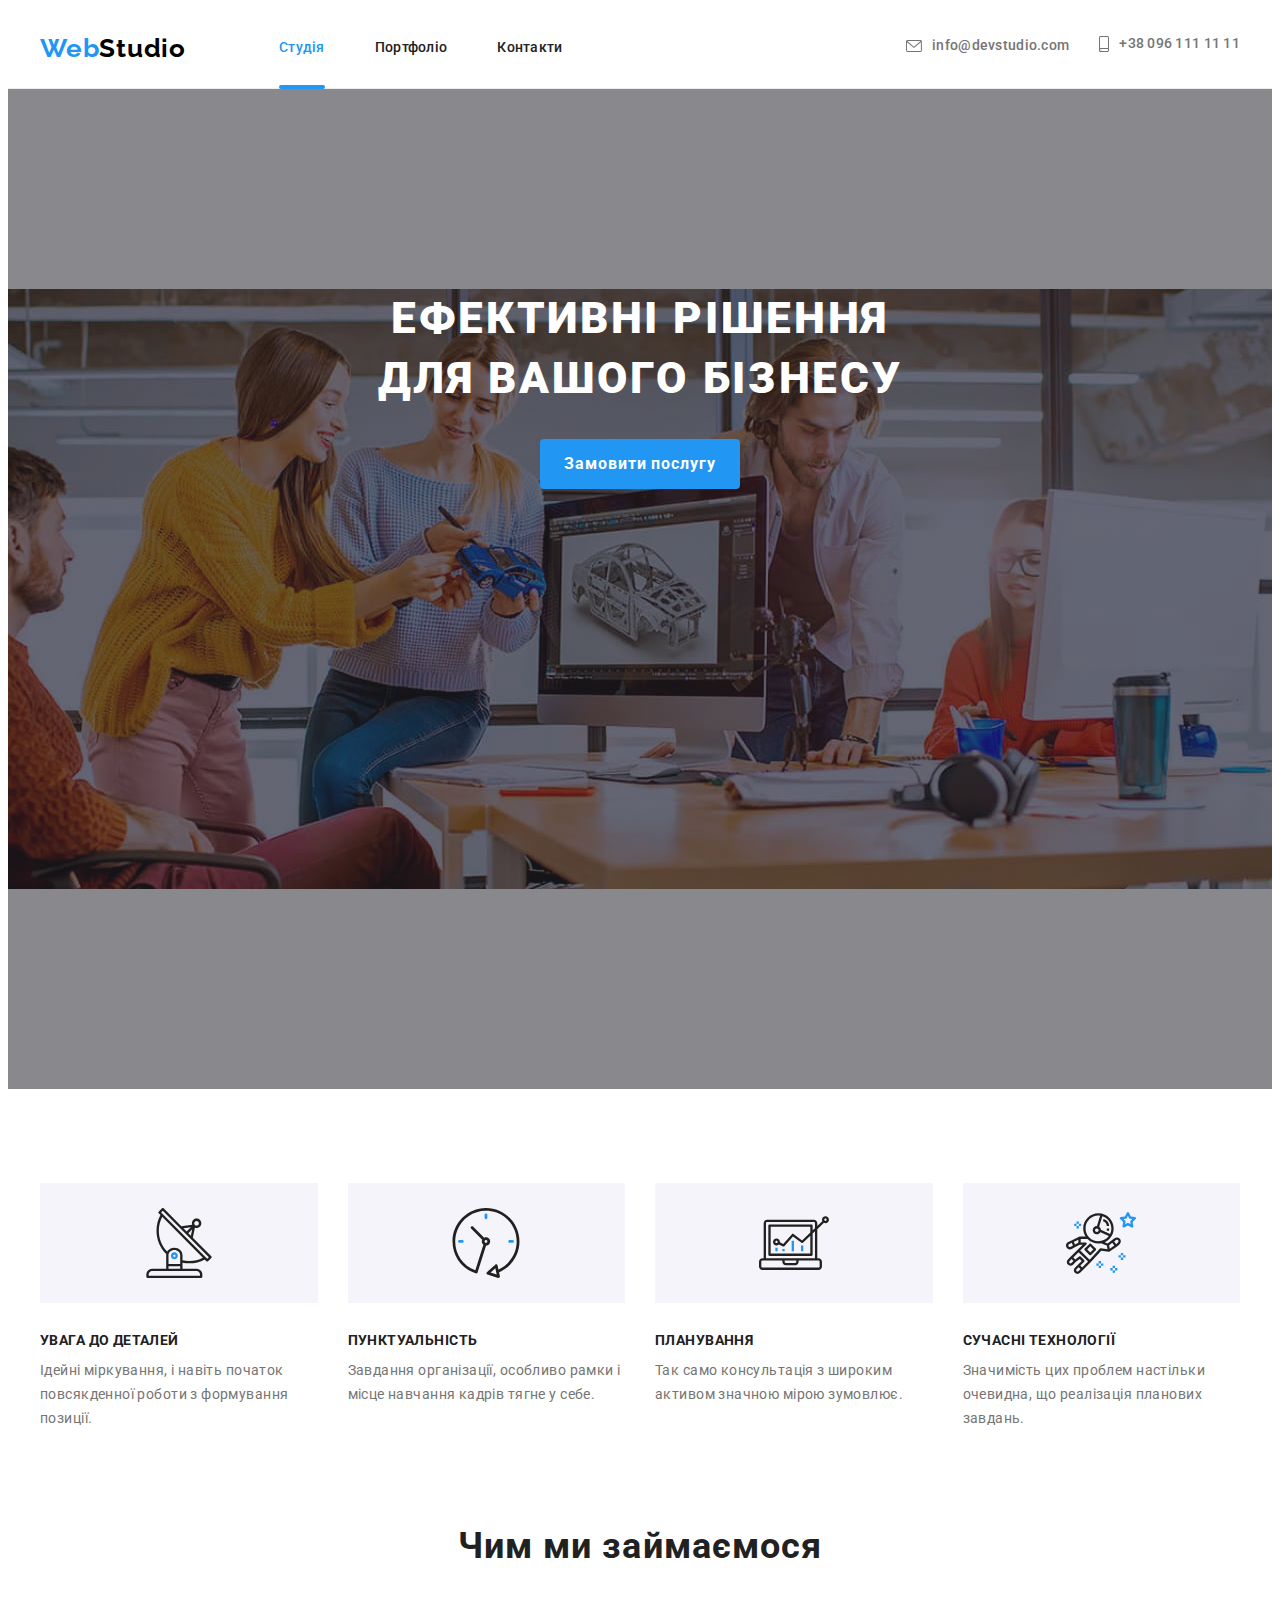
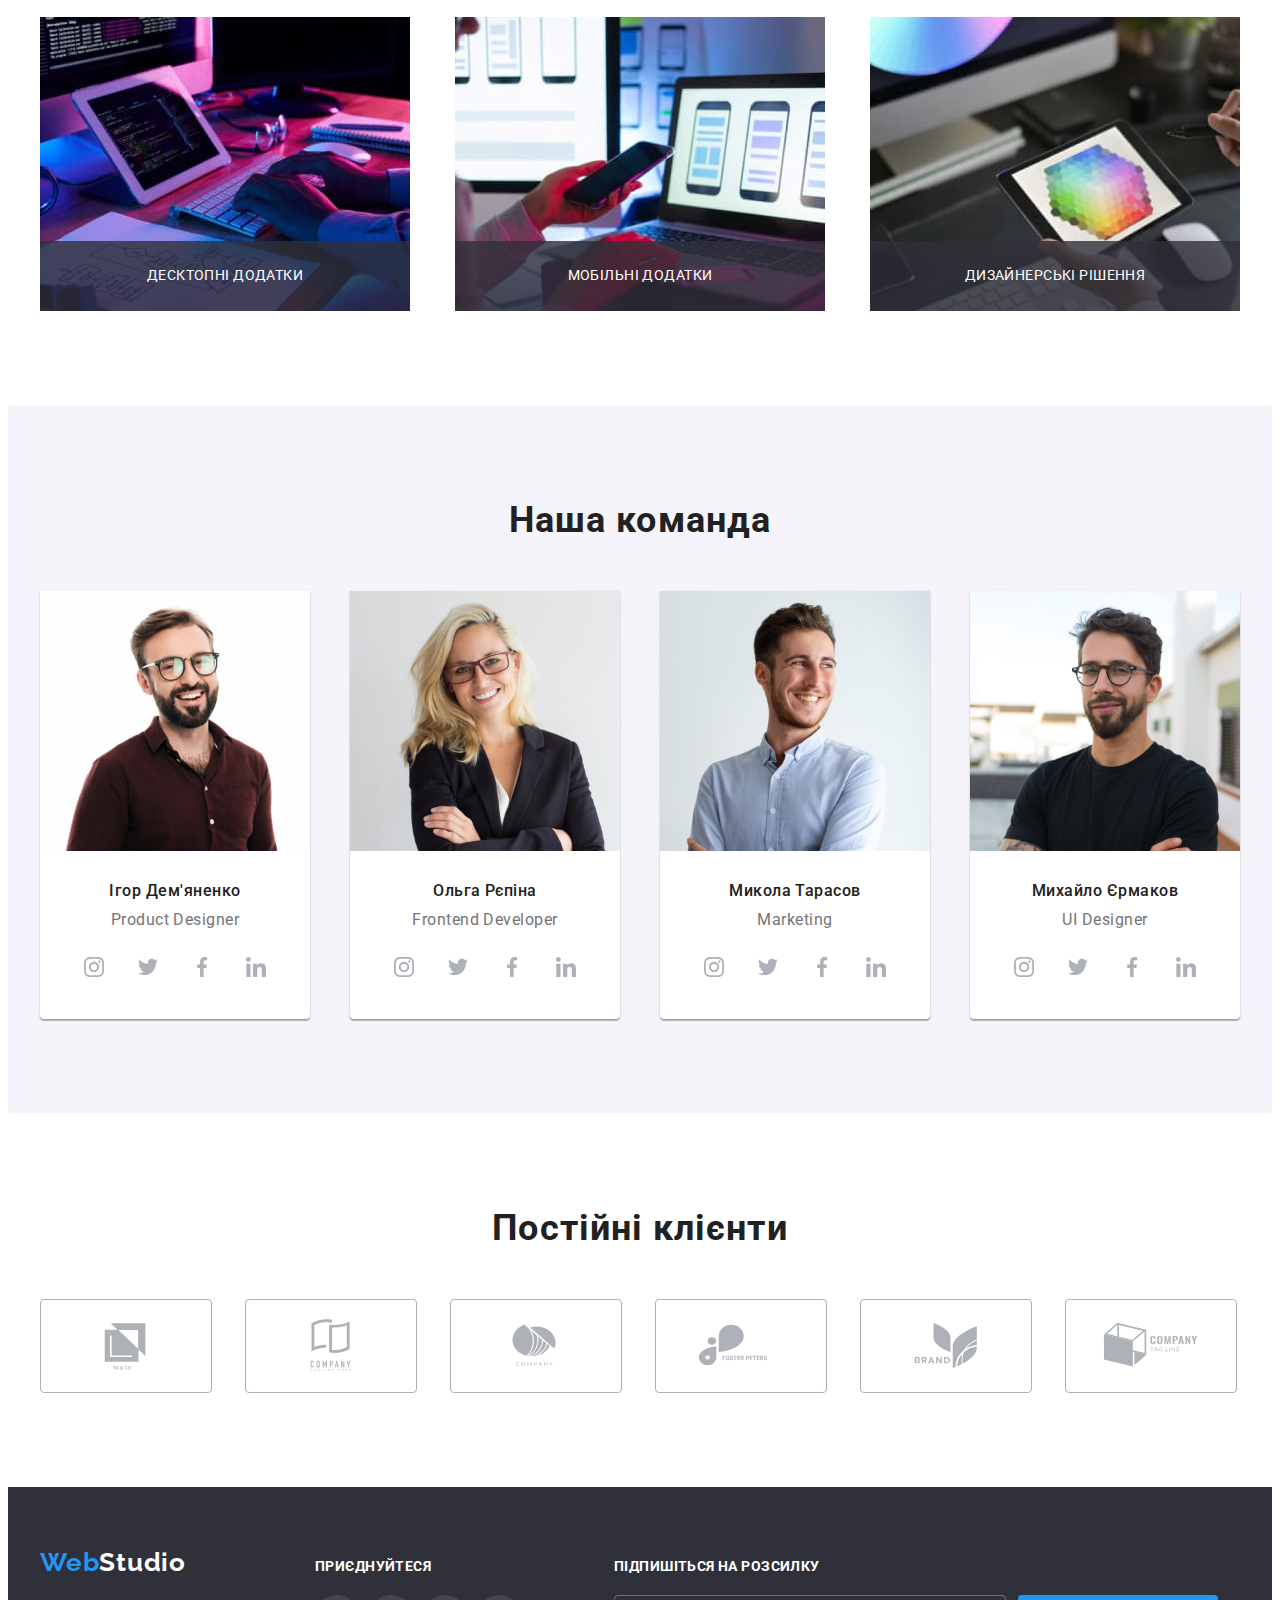
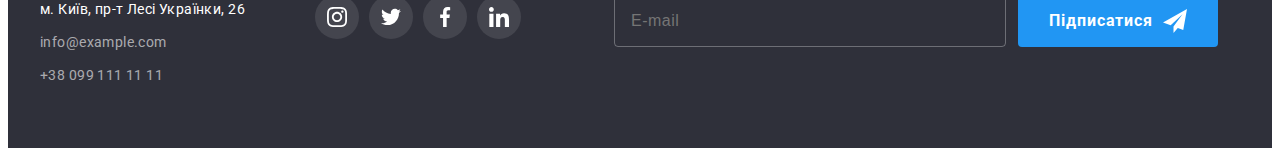
<file: index.html>
<!DOCTYPE html>
<html lang="uk">

<head>
    <meta charset="UTF-8">
    <meta http-equiv="X-UA-Compatible" content="IE=edge">
    <meta name="viewport" content="width=device-width, initial-scale=1.0">
    <title>Document</title>
    <link rel="preconnect" href="https://fonts.googleapis.com">
    <link rel="preconnect" href="https://fonts.gstatic.com" crossorigin>
    <link
        href="https://fonts.googleapis.com/css2?family=Raleway:wght@700&family=Roboto:wght@400;500;700;900&display=swap"
        rel="stylesheet">
    <link rel="stylesheet" href="https://cdnjs.cloudflare.com/ajax/libs/modern-normalize/1.1.0/modern-normalize.min.css"
        integrity="sha512-wpPYUAdjBVSE4KJnH1VR1HeZfpl1ub8YT/NKx4PuQ5NmX2tKuGu6U/JRp5y+Y8XG2tV+wKQpNHVUX03MfMFn9Q=="
        crossorigin="anonymous" referrerpolicy="no-referrer" />
    <link rel="stylesheet" href="./css/main.min.css">
</head>

<body>
    <!-- Header -->
    <header class="header">
        <div class="container header__container">
            <a href="./index.html" lang="en" class="logo header__logo">Web<span class="logo--color-black">Studio</span></a>
            <nav>
                <ul class="nav">
                    <li class="nav__item">
                        <a href="./index.html" class="nav__link nav__link--current">Студія</a>
                    </li>
                    <li class="nav__item">
                        <a href="./portfolio.html" class="nav__link">Портфоліо</a>
                    </li>
                    <li class="nav__item">
                        <a href="" class="nav__link">Контакти</a>
                    </li>
                </ul>
            </nav>
            <ul class="contacts header__contacts">
                <li class="contacts__item">
                    <a class="contacts__link" href="mailto:info@devstudio.com">
                        <svg class="contacts__icon" width="16" height="12">
                            <use href="./images/icons.svg#icon-mail"></use>
                        </svg>
                        info@devstudio.com
                    </a>
                </li>
                <li class="contacts__item">
                    <a class="contacts__link" href="tell:+380961111111">
                    <svg class="contacts__icon" width="10" height="16">
                        <use href="./images/icons.svg#icon-phone"></use>
                    </svg>
                    +38 096 111 11 11
                    </a>
                </li>
            </ul>
        </div>
    </header>
    <main>
        <!-- Hero -->
        <section class="hero">
            <div class="container">
                <h1 class="hero__title">Ефективні рішення<br> для вашого бізнесу</h1>
                <button type="button" class="btn hero__button" data-modal-open>Замовити послугу</button>
            </div>
        </section>
        <!-- Section Benefits -->
        <section class="section">
            <div class="container">
                <h2 class="visually-hidden">Переваги</h2>
                <ul class="benefits-list">
                    <li class="benefits-list__item">
                        <div class="benefits-list__icon">
                            <svg width="70" height="70">
                                <use href="./images/icons.svg#icon-antenna"></use>
                            </svg>
                        </div>
                        <h3 class="benefits-list__title">УВАГА ДО ДЕТАЛЕЙ</h3>
                        <p class="benefits-list__text">Ідейні міркування, і навіть початок повсякденної роботи з формування позиції.</p>
                    </li>
                    <li class="benefits-list__item">
                        <div class="benefits-list__icon">
                            <svg width="70" height="70">
                                <use href="./images/icons.svg#icon-clock"></use>
                            </svg>
                        </div>
                        <h3 class="benefits-list__title">ПУНКТУАЛЬНІСТЬ</h3>
                        <p class="benefits-list__text"> Завдання організації, особливо рамки і місце навчання кадрів тягне у себе.</p>
                    </li>
                    <li class="benefits-list__item">
                        <div class="benefits-list__icon">
                            <svg width="70" height="70">
                                <use href="./images/icons.svg#icon-diagram"></use>
                            </svg>
                        </div>
                        <h3 class="benefits-list__title">ПЛАНУВАННЯ</h3>
                        <p class="benefits-list__text">Так само консультація з широким активом значною мірою зумовлює.</p>
                    </li>
                    <li class="benefits-list__item">
                        <div class="benefits-list__icon">
                            <svg width="70" height="70">
                                <use href="./images/icons.svg#icon-astronaut"></use>
                            </svg>
                        </div>
                        <h3 class="benefits-list__title">СУЧАСНІ ТЕХНОЛОГІЇ</h3>
                        <p class="benefits-list__text">Значимість цих проблем настільки очевидна, що реалізація планових завдань.</p>
                    </li>
                </ul>
            </div>
        </section>

        <!-- Section What we do -->
        <section class="section section--work">
            <div class="container">
                <h2 class="section__title">Чим ми займаємося</h2>
                <ul class="work">
                    <li class="work__item">
                        <div class="work__thumb">
                            <img class="work__image" src="./images/img.jpg" alt="робота за компютером" width="370"
                                height="294">
                            <div class="work__text">
                                <h3 class="work__title">Десктопні додатки</h3>
                            </div>
                        </div>
                    </li>
                    <li class="work__item">
                        <div class="work__thumb">
                            <img class="work__image" src="./images/img-2.jpg" alt="робота за компютером" width="370"
                                height="294">
                            <div class="work__text">
                                <h3 class="work__title">Мобільні додатки</h3>
                            </div>
                        </div>
                    </li>
                    <li class="work__item">
                        <div class="work__thumb">
                            <img class="work__image" src="./images/img-3.jpg" alt="робота за планщетом" width="370"
                                height="294">
                            <div class="work__text">
                            <h3 class="work__title">Дизайнерські рішення</h3>
                            </div>
                        </div>
                    </li>
                </ul>
            </div>
        </section>

        <!-- Section Team -->
        <section class="section section-team">
            <div class="container">
                <h2 class="section__title">Наша команда</h2>
                <ul class="team">
                    <li class="team__item">
                        <img class="team__image" src="./images/img-4.jpg" alt="фото сотрудника" width="270">
                        <div class="team__block">
                            <h3 class="team__title">Ігор Дем'яненко</h3>
                            <p class="team__position">Product Designer</p>
                            <ul class="socials-list">
                                <li class="socials-list__item">
                                    <a class="socials-list__link" href="">
                                        <svg class="socials-list__icon">
                                            <use href="./images/icons.svg#icon-instagram"></use>
                                        </svg>
                                    </a>
                                </li>
                                <li class="socials-list__item">
                                    <a class="socials-list__link" href="">
                                        <svg class="socials-list__icon">
                                            <use href="./images/icons.svg#icon-twitter"></use>
                                        </svg>
                                    </a>
                                </li>
                                <li class="socials-list__item">
                                    <a class="socials-list__link" href="">
                                        <svg class="socials-list__icon">
                                            <use href="./images/icons.svg#icon-facebook"></use>
                                        </svg>
                                    </a>
                                </li>
                                <li class="socials-list__item">
                                    <a class="socials-list__link" href="">
                                        <svg class="socials-list__icon">
                                            <use href="./images/icons.svg#icon-linkedin"></use>
                                        </svg>
                                    </a>
                                </li>
                            </ul>
                        </div>
                    </li>
                    <li class="team__item">
                        <img class="team__image" src="./images/img-5.jpg" alt="фото сотрудника" width="270">
                        <div class="team__block">
                            <h3 class="team__title">Ольга Рєпіна</h3>
                            <p class="team__position">Frontend Developer</p>
                            <ul class="socials-list">
                                <li class="socials-list__item">
                                    <a class="socials-list__link" href="">
                                        <svg class="socials-list__icon">
                                            <use href="./images/icons.svg#icon-instagram"></use>
                                        </svg>
                                    </a>
                                </li>
                                <li class="socials-list__item">
                                    <a class="socials-list__link" href="">
                                        <svg class="socials-list__icon">
                                            <use href="./images/icons.svg#icon-twitter"></use>
                                        </svg>
                                    </a>
                                </li>
                                <li class="socials-list__item">
                                    <a class="socials-list__link" href="">
                                        <svg class="socials-list__icon">
                                            <use href="./images/icons.svg#icon-facebook"></use>
                                        </svg>
                                    </a>
                                </li>
                                <li class="socials-list__item">
                                    <a class="socials-list__link" href="">
                                        <svg class="socials-list__icon">
                                            <use href="./images/icons.svg#icon-linkedin"></use>
                                        </svg>
                                    </a>
                                </li>
                            </ul>
                        </div>
                    </li>
                    <li class="team__item">
                        <img class="team__image" src="./images/img-6.jpg" alt="фото сотрудника" width="270">
                        <div class="team__block">
                            <h3 class="team__title">Микола Тарасов</h3>
                            <p class="team__position">Marketing</p>
                            <ul class="socials-list">
                                <li class="socials-list__item">
                                    <a class="socials-list__link" href="">
                                        <svg class="socials-list__icon">
                                            <use href="./images/icons.svg#icon-instagram"></use>
                                        </svg>
                                    </a>
                                </li>
                                <li class="socials-list__item">
                                    <a class="socials-list__link" href="">
                                        <svg class="socials-list__icon">
                                            <use href="./images/icons.svg#icon-twitter"></use>
                                        </svg>
                                    </a>
                                </li>
                                <li class="socials-list__item">
                                    <a class="socials-list__link" href="">
                                        <svg class="socials-list__icon">
                                            <use href="./images/icons.svg#icon-facebook"></use>
                                        </svg>
                                    </a>
                                </li>
                                <li class="socials-list__item">
                                    <a class="socials-list__link" href="">
                                        <svg class="socials-list__icon">
                                            <use href="./images/icons.svg#icon-linkedin"></use>
                                        </svg>
                                    </a>
                                </li>
                            </ul>
                        </div>
                    </li>
                    <li class="team__item">
                        <img class="team__image" src="./images/img-7.jpg" alt="фото сотрудника" width="270">
                        <div class="team__block">
                            <h3 class="team__title">Михайло Єрмаков</h3>
                            <p class="team__position">UI Designer</p>
                            <ul class="socials-list">
                                <li class="socials-list__item">
                                    <a class="socials-list__link" href="">
                                        <svg class="socials-list__icon">
                                            <use href="./images/icons.svg#icon-instagram"></use>
                                        </svg>
                                    </a>
                                </li>
                                <li class="socials-list__item">
                                    <a class="socials-list__link" href="">
                                        <svg class="socials-list__icon">
                                            <use href="./images/icons.svg#icon-twitter"></use>
                                        </svg>
                                    </a>
                                </li>
                                <li class="socials-list__item">
                                    <a class="socials-list__link" href="">
                                        <svg class="socials-list__icon">
                                            <use href="./images/icons.svg#icon-facebook"></use>
                                        </svg>
                                    </a>
                                </li>
                                <li class="socials-list__item">
                                    <a class="socials-list__link" href="">
                                        <svg class="socials-list__icon">
                                            <use href="./images/icons.svg#icon-linkedin"></use>
                                        </svg>
                                    </a>
                                </li>
                            </ul>
                        </div>
                    </li>
                </ul>
            </div>
        </section>

        <!-- Clients -->
        <section class="section">
            <div class="container">
                <h2 class="section__title">Постійні клієнти</h2>
                <ul class="clients">
                    <li class="clients__item">
                        <a class="clients__link" href="">
                            <svg class="clients__icon">
                                <use href="./images/icons.svg#icon-client1"></use>
                            </svg>
                        </a>
                    </li>
                    <li class="clients__item">
                        <a class="clients__link" href="">
                            <svg class="clients__icon">
                                <use href="./images/icons.svg#icon-client2"></use>
                            </svg>
                        </a>
                    </li>
                    <li class="clients__item">
                        <a class="clients__link" href="">
                            <svg class="clients__icon">
                                <use href="./images/icons.svg#icon-client3"></use>
                            </svg>
                        </a>
                    </li>
                    <li class="clients__item">
                        <a class="clients__link" href="">
                            <svg class="clients__icon">
                                <use href="./images/icons.svg#icon-client4"></use>
                            </svg>
                        </a>
                    </li>
                    <li class="clients__item">
                        <a class="clients__link" href="">
                            <svg class="clients__icon">
                                <use href="./images/icons.svg#icon-client5"></use>
                            </svg>
                        </a>
                    </li>
                    <li class="clients__item">
                        <a class="clients__link" href="">
                            <svg class="clients__icon">
                                <use href="./images/icons.svg#icon-client6"></use>
                            </svg>
                        </a>
                    </li>
                </ul>
            </div>
        </section>

    </main>
    <!-- Footer -->
    <footer class="footer">
        <div class="container footer-container">
            <div class="footer-left">
                <a href="./index.html" lang="en" class="logo footer__logo footer-link">Web<span class="logo--color-white">Studio</span></a>
                <address>
                    <ul class="footer-list">
                        <li class="footer-list__item">
                            <a href="https://goo.gl/maps/n3rkYSff5Tyg9zx98" class="footer-list__address" rel="noopener noreferrer">м. Київ, пр-т Лесі Українки, 26</a>
                        </li>
                        <li class="footer-list__item">
                            <a href="mailto:info@devstudio.com" class="footer-list__contacts">info@example.com</a>
                        </li>
                        <li class="footer-list__item">
                            <a href="tell:+380961111111" class="footer-list__contacts">+38 099 111 11 11</a>
                        </li>
                    </ul>
                </address>
            </div>
            <div class="footer-center">
                <p class="footer__text">приєднуйтеся</p>
                <ul class="footer-socials">
                    <li class="footer-socials__item">
                        <a class="footer-socials__link" href="">
                            <svg class="footer-socials__icon">
                                <use href="./images/icons.svg#icon-instagram"></use>
                            </svg>
                        </a>
                    </li>
                    <li class="footer-socials__item">
                        <a class="footer-socials__link" href="">
                            <svg class="footer-socials__icon">
                                <use href="./images/icons.svg#icon-twitter"></use>
                            </svg>
                        </a>
                    </li>
                    <li class="footer-socials__item">
                        <a class="footer-socials__link" href="">
                            <svg class="footer-socials__icon">
                                <use href="./images/icons.svg#icon-facebook"></use>
                            </svg>
                        </a>
                    </li>
                    <li class="footer-socials__item">
                        <a class="footer-socials__link" href="">
                            <svg class="footer-socials__icon">
                                <use href="./images/icons.svg#icon-linkedin"></use>
                            </svg>
                        </a>
                    </li>
                </ul>
            </div>
        
                <form name="subscribe">
                    <p class="footer__text">Підпишіться на розсилку</p>
                    <div class="footer-form">
                    <input class="footer-form__input" type="email" name="email" placeholder="E-mail">
                    <button class="footer-form__button btn" type="submit">
                        Підписатися
                        <svg class="footer-form__icon" width="24" height="24">
                            <use href="./images/icons.svg#icon-send"></use>
                        </svg>
                    </button>
                    </div>
                </form>
                
        </div>
        
    </footer>


    <!-- Backdrop -->
    <div class="backdrop is-hidden" data-modal>
        <div class="modal">
            <button class="close-button" type="button" data-modal-close>
                <svg class="close-button__icon" width="18" height="18">
                    <use href="./images/icons.svg#icon-close"></use>
                </svg>
            </button>

            <form class="form" action="#">
                <p class="form__text">Залиште свої дані, ми вам передзвонимо</p>

                <div class="form__field">
                    <label for="name" class="form__label">Ім'я</label>
                    <span class="form__input-wrap">
                        <input id="name" class="form__input" type="text" required>
                        <svg class="form__icon" width="18" height="18">
                            <use href="./images/icons.svg#icon-person-black"></use>
                        </svg>
                    </span>
                </div>

                <div class="form__field">
                    <label for="tel" class="form__label">Телефон</label>
                    <span class="form__input-wrap">
                        <input id="tel" class="form__input" type="tel" required>
                        <svg class="form__icon" width="18" height="18">
                            <use href="./images/icons.svg#icon-phone-black"></use>
                        </svg>
                    </span>
                </div>

                <div class="form__field">
                    <label for="mail" class="form__label">Пошта</label>
                    <span class="form__input-wrap">
                        <input id="mail" class="form__input" type="email" required>
                        <svg class="form__icon" width="18" height="18">
                            <use href="./images/icons.svg#icon-email-black"></use>
                        </svg>
                    </span>
                </div>

                <label class="form__field textarea">
                    <span class="form__label">Коментар</span>
                    <textarea class="form__textarea" name="comment" placeholder="Введите текст"></textarea>
                </label>

                <label class="form__field agreement">
                    <input class="form__checkbox-input" type="checkbox" name="agreement" id="agreement">
                    <span class="form__checkbox"></span>
                    <span class="form__agreement">Погоджуюся з розсилкою та приймаю 
                        <a class="form__link" href="">Умови договору</a>
                    </span>
                </label>

                <button class="form__button btn" type="submit">Відправити</button>

            </form>
        
        </div>
    </div>

    <script src="./js/modal.js"></script>
</body>

</html>
</file>
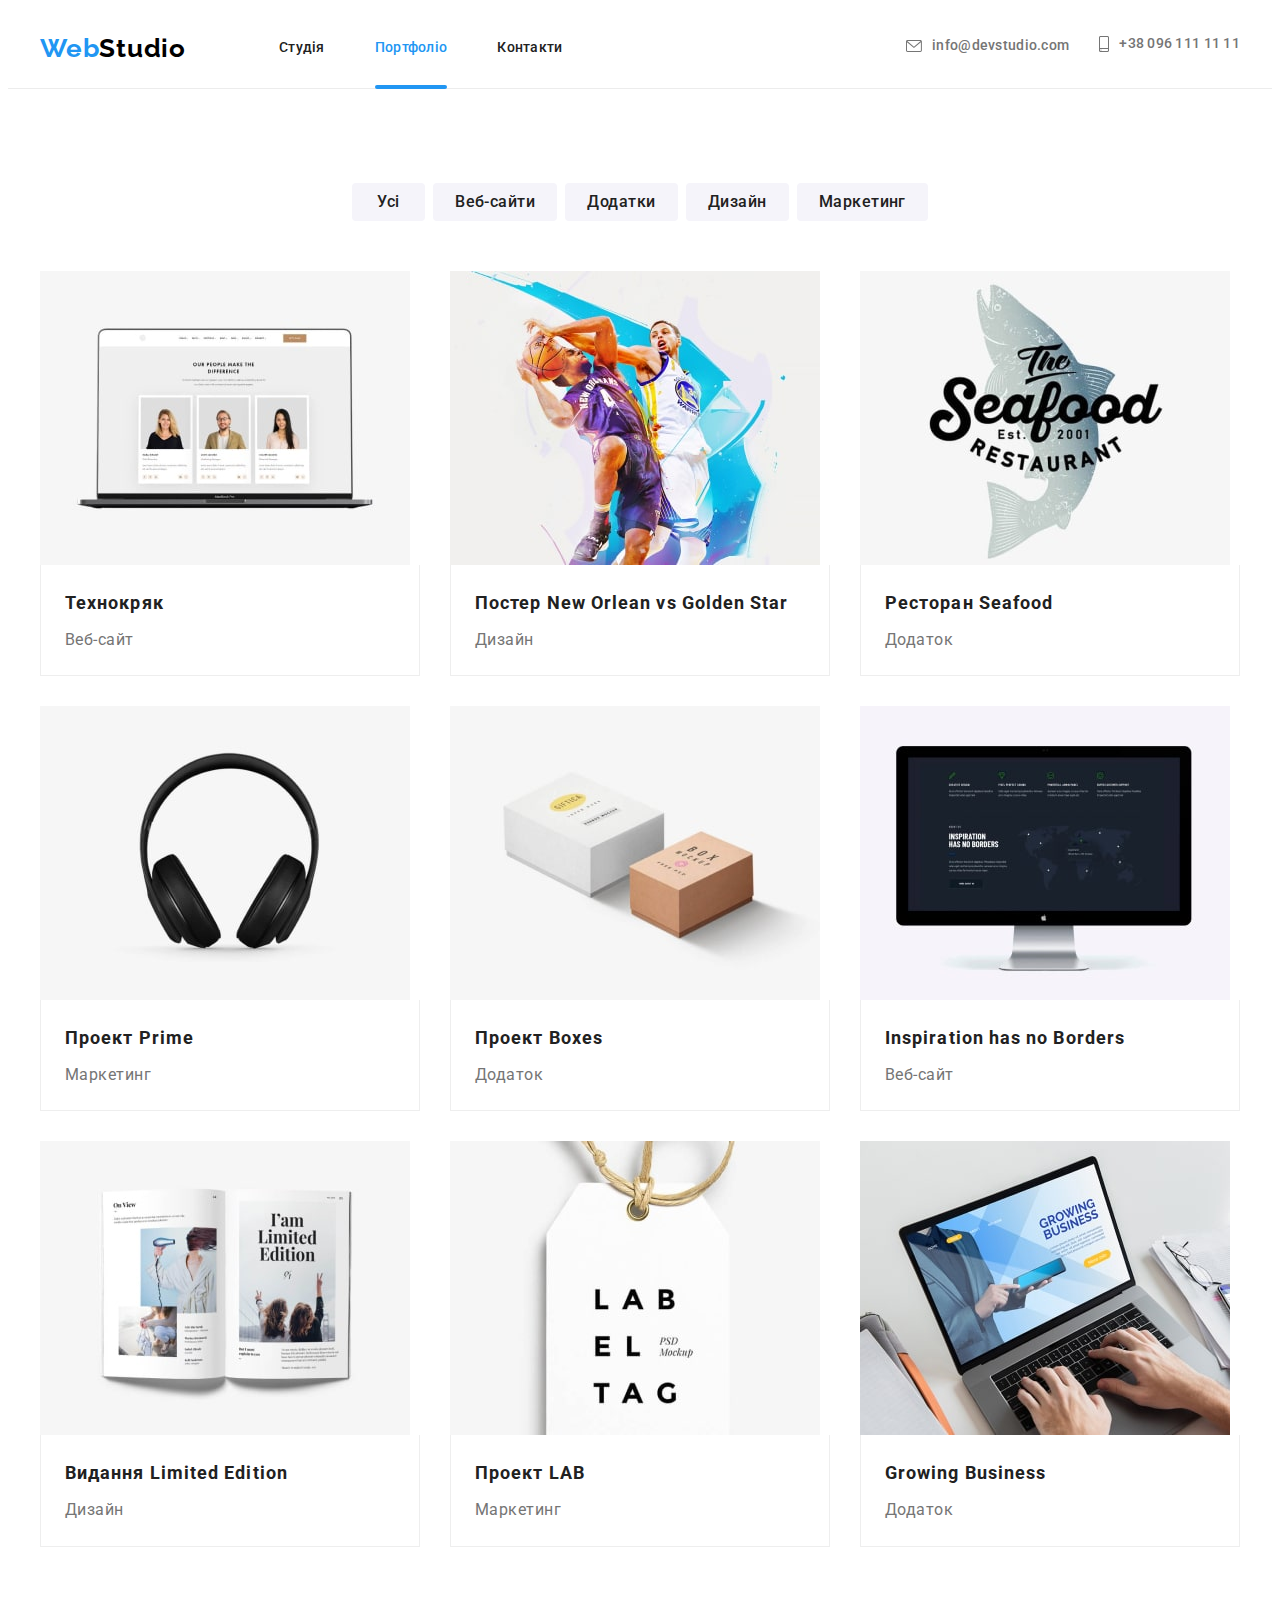
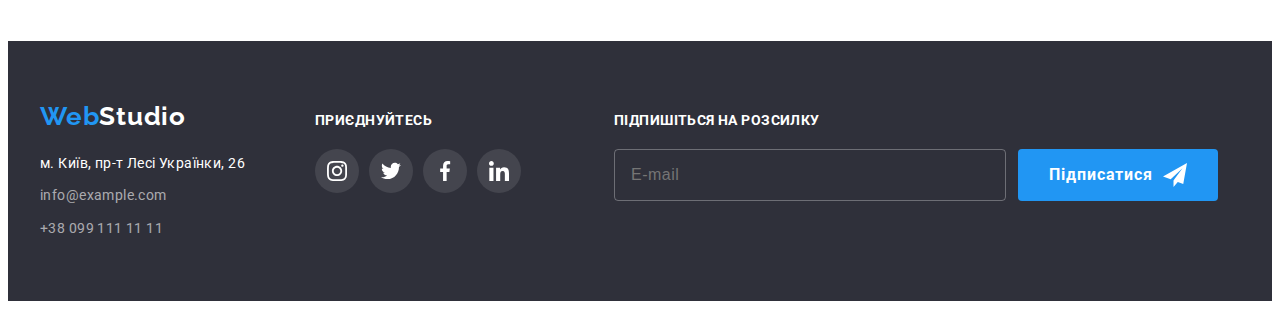
<file: portfolio.html>
<!DOCTYPE html>
<html lang="ru">
<head>
    <meta charset="UTF-8">
    <meta http-equiv="X-UA-Compatible" content="IE=edge">
    <meta name="viewport" content="width=device-width, initial-scale=1.0">
    <title>Document</title>
    <link rel="preconnect" href="https://fonts.googleapis.com">
    <link rel="preconnect" href="https://fonts.gstatic.com" crossorigin>
    <link href="https://fonts.googleapis.com/css2?family=Raleway:wght@700&family=Roboto:wght@400;500;700;900&display=swap"
        rel="stylesheet">
    <link rel="stylesheet" href="https://cdnjs.cloudflare.com/ajax/libs/modern-normalize/1.1.0/modern-normalize.min.css"
        integrity="sha512-wpPYUAdjBVSE4KJnH1VR1HeZfpl1ub8YT/NKx4PuQ5NmX2tKuGu6U/JRp5y+Y8XG2tV+wKQpNHVUX03MfMFn9Q=="
        crossorigin="anonymous" referrerpolicy="no-referrer" />
    <link rel="stylesheet" href="./css/main.min.css">
</head>
<body>
    <!-- Header -->
    <header class="header">
        <div class="container header__container">
            <a href="./index.html" lang="en" class="logo header__logo">Web<span class="logo--color-black">Studio</span></a>
            <nav>
                <ul class="nav">
                    <li class="nav__item">
                        <a href="./index.html" class="nav__link">Студія</a>
                    </li>
                    <li class="nav__item">
                        <a href="./portfolio.html" class="nav__link nav__link--current">Портфоліо</a>
                    </li>
                    <li class="nav__item">
                        <a href="" class="nav__link">Контакти</a>
                    </li>
                </ul>
            </nav>
            <ul class="contacts header__contacts">
                <li class="contacts__item">
                    <a class="contacts__link" href="mailto:info@devstudio.com">
                        <svg class="contacts__icon" width="16" height="12">
                            <use href="./images/icons.svg#icon-mail"></use>
                        </svg>
                        info@devstudio.com
                    </a>
                </li>
                <li class="contacts__item">
                    <a class="contacts__link" href="tell:+380961111111">
                        <svg class="contacts__icon" width="10" height="16">
                            <use href="./images/icons.svg#icon-phone"></use>
                        </svg>
                        +38 096 111 11 11
                    </a>
                </li>
            </ul>
        </div>
    </header>
    <main>
        <!-- Portfolio -->
        <section class="section">
            <div class="container">
                <h1 class="visually-hidden">Портфоліо</h1>
                <!-- Buttons -->
                <ul class="filter">
                    <li class="filter__item">
                        <button type="button" class="filter__button">Усі</button>
                    </li>
                    <li class="filter__item">
                        <button type="button" class="filter__button">Веб-сайти</button>
                    </li>
                    <li class="filter__item">
                        <button type="button" class="filter__button">Додатки</button>
                    </li>
                    <li class="filter__item">
                        <button type="button" class="filter__button">Дизайн</button>
                    </li>
                    <li class="filter__item">
                        <button type="button" class="filter__button">Маркетинг</button>
                    </li>
                </ul>
            
            <!-- Gallery -->

                <ul class="gallery">
                    <li class="gallery__item">
                        <a href="" class="gallery__link">
                            <div class="gallery__thumb">
                                <img src="./images/img-8-min.jpg" width="370" height="294" alt="фото компьютера">
                                <div class="gallery__overlay">
                                    <p class="gallery__overlay-text">Ресурс пропонує комплексні пропозиції з різним рівнем функціоналу та сервісів. Все це дозволить відвідувачу отримати вичерпні відомості про компанію чи приватну особу.</p>
                                </div>
                            </div>
                            <div class="gallery__box">
                                <h2 class="gallery__title">Технокряк</h2>
                                <p class="gallery__text">Веб-сайт</p>
                            </div>
                        </a>
                    </li>
                    <li class="gallery__item">
                        <a href="" class="gallery__link">
                            <div class="gallery__thumb">
                                <img src="./images/img-9-min.jpg" width="370" height="294" alt="игроки баскетбола борются за мяч">
                                <div class="gallery__overlay">
                                    <p class="gallery__overlay-text">Ресурс пропонує комплексні пропозиції з різним рівнем функціоналу та сервісів. Все це дозволить відвідувачу отримати вичерпні відомості про компанію чи приватну особу.</p>
                                </div>
                            </div>
                            <div class="gallery__box">
                                <h2 class="gallery__title">Постер <span lang="en">New Orlean vs Golden Star</span></h2>
                                <p class="gallery__text">Дизайн</p>
                            </div>
                        </a>
                    </li>
                    <li class="gallery__item">
                        <a href="" class="gallery__link">
                            <div class="gallery__thumb">
                                <img src="./images/img-10-min.jpg" width="370" height="294" alt="лого ресторана">
                                <div class="gallery__overlay">
                                    <p class="gallery__overlay-text">Ресурс пропонує комплексні пропозиції з різним рівнем функціоналу та сервісів. Все це дозволить відвідувачу отримати вичерпні відомості про компанію чи приватну особу.</p>
                                </div>
                            </div>
                            <div class="gallery__box">
                                <h2 class="gallery__title">Ресторан <span lang="en">Seafood</span></h2>
                                <p class="gallery__text">Додаток</p>
                            </div>
                        </a>
                    </li>
                    <li class="gallery__item">
                        <a href="" class="gallery__link">
                            <div class="gallery__thumb">
                                <img src="./images/img-11-min.jpg" width="370" height="294" alt="наушники">
                                <div class="gallery__overlay">
                                    <p class="gallery__overlay-text">Ресурс пропонує комплексні пропозиції з різним рівнем функціоналу та сервісів. Все це дозволить відвідувачу отримати вичерпні відомості про компанію чи приватну особу.</p>
                                </div>
                            </div>
                            <div class="gallery__box">
                                <h2 class="gallery__title">Проект <span lang="en">Prime</span></h2>
                                <p class="gallery__text">Маркетинг</p>
                            </div>
                        </a>
                    </li>
                    <li class="gallery__item">
                        <a href="" class="gallery__link">
                            <div class="gallery__thumb">
                                <img src="./images/img-12-min.jpg" width="370" height="294" alt="коробочки">
                                <div class="gallery__overlay">
                                    <p class="gallery__overlay-text">Ресурс пропонує комплексні пропозиції з різним рівнем функціоналу та сервісів. Все це дозволить відвідувачу отримати вичерпні відомості про компанію чи приватну особу.</p>
                                </div>
                            </div>
                            <div class="gallery__box">
                                <h2 class="gallery__title">Проект <span lang="en">Boxes</span></h2>
                                <p class="gallery__text">Додаток</p>
                            </div>
                        </a>
                    </li>
                    <li class="gallery__item">
                        <a href="" class="gallery__link">
                            <div class="gallery__thumb">
                                <img src="./images/img-13-min.jpg" width="370" height="294" alt="фото экрана компьютера с открытым вебсайтом">
                                <div class="gallery__overlay">
                                    <p class="gallery__overlay-text">
													Ресурс пропонує комплексні пропозиції з різним рівнем функціоналу та сервісів. Все це дозволить відвідувачу отримати вичерпні відомості про компанію чи приватну особу.
                                    </p>
                                </div>
                            </div>
                            <div class="gallery__box">
                                <h2 class="gallery__title" lang="en">Inspiration has no Borders</h2>
                                <p class="gallery__text">Веб-сайт</p>
                            </div>
                        </a>
                    </li>
                    <li class="gallery__item">
                        <a href="" class="gallery__link">
                            <div class="gallery__thumb">
                                <img src="./images/img-14-min.jpg" width="370" height="294" alt="книга">
                                <div class="gallery__overlay">
                                    <p class="gallery__overlay-text">
													Ресурс пропонує комплексні пропозиції з різним рівнем функціоналу та сервісів. Все це дозволить відвідувачу отримати вичерпні відомості про компанію чи приватну особу.
                                    </p>
                                </div>
                            </div>
                            <div class="gallery__box">
                                <h2 class="gallery__title">Видання <span lang="en">Limited Edition</span></h2>
                                <p class="gallery__text">Дизайн</p>
                            </div>
                        </a>
                    </li>
                    <li class="gallery__item">
                        <a href="" class="gallery__link">
                            <div class="gallery__thumb">
                                <img src="./images/img-15-min.jpg" width="370" height="294" alt="лейбел">
                                <div class="gallery__overlay">
                                    <p class="gallery__overlay-text">
													Ресурс пропонує комплексні пропозиції з різним рівнем функціоналу та сервісів. Все це дозволить відвідувачу отримати вичерпні відомості про компанію чи приватну особу.
                                    </p>
                                </div>
                            </div>
                            <div class="gallery__box">
                                <h2 class="gallery__title">Проект <span lang="en">LAB</span></h2>
                                <p class="gallery__text">Маркетинг</p>
                            </div>
                        </a>
                    </li>
                    <li class="gallery__item">
                        <a href="" class="gallery__link">
                            <div class="gallery__thumb">
                                <img src="./images/img-16-min.jpg" width="370" height="294" alt="фото компютера">
                                <div class="gallery__overlay">
                                    <p class="gallery__overlay-text">
													Ресурс пропонує комплексні пропозиції з різним рівнем функціоналу та сервісів. Все це дозволить відвідувачу отримати вичерпні відомості про компанію чи приватну особу.
                                    </p>
                                </div>
                            </div>
                            <div class="gallery__box">
                                <h2 class="gallery__title" lang="en">Growing Business</h2>
                                <p class="gallery__text">Додаток</p>
                            </div>
                        </a>
                    </li>
                </ul>
            </div>
            
        </section>
    </main>
    <footer class="footer">
        <div class="container footer-container">
            <div class="footer-left">
                <a href="./index.html" lang="en" class="logo footer__logo footer-link">Web<span
                        class="logo--color-white">Studio</span></a>
                <address>
                    <ul class="footer-list">
                        <li class="footer-list__item">
                            <a href="https://goo.gl/maps/n3rkYSff5Tyg9zx98" class="footer-list__address"
                                rel="noopener noreferrer">м. Київ, пр-т Лесі Українки, 26</a>
                        </li>
                        <li class="footer-list__item">
                            <a href="mailto:info@devstudio.com" class="footer-list__contacts">info@example.com</a>
                        </li>
                        <li class="footer-list__item">
                            <a href="tell:+380961111111" class="footer-list__contacts">+38 099 111 11 11</a>
                        </li>
                    </ul>
                </address>
            </div>
            <div class="footer-center">
                <p class="footer__text">приєднуйтесь</p>
                <ul class="footer-socials">
                    <li class="footer-socials__item">
                        <a class="footer-socials__link" href="">
                            <svg class="footer-socials__icon">
                                <use href="./images/icons.svg#icon-instagram"></use>
                            </svg>
                        </a>
                    </li>
                    <li class="footer-socials__item">
                        <a class="footer-socials__link" href="">
                            <svg class="footer-socials__icon">
                                <use href="./images/icons.svg#icon-twitter"></use>
                            </svg>
                        </a>
                    </li>
                    <li class="footer-socials__item">
                        <a class="footer-socials__link" href="">
                            <svg class="footer-socials__icon">
                                <use href="./images/icons.svg#icon-facebook"></use>
                            </svg>
                        </a>
                    </li>
                    <li class="footer-socials__item">
                        <a class="footer-socials__link" href="">
                            <svg class="footer-socials__icon">
                                <use href="./images/icons.svg#icon-linkedin"></use>
                            </svg>
                        </a>
                    </li>
                </ul>
            </div>
    
            <form name="subscribe">
                <p class="footer__text">Підпишіться на розсилку</p>
                <div class="footer-form">
                    <input class="footer-form__input" type="email" name="email" placeholder="E-mail">
                    <button class="footer-form__button btn" type="submit">
                        Підписатися
                        <svg class="footer-form__icon" width="24" height="24">
                            <use href="./images/icons.svg#icon-send"></use>
                        </svg>
                    </button>
                </div>
            </form>
    
        </div>
    
    </footer>
</body>
</html>
</file>
<file: css/main.min.css>
:root{--primary-text-color: #757575;--title-text-color: #212121;--accent-color: #2196f3;--white-color: #ffffff;--white-text-color: #ffffff;--bcg-color-white: #ffffff;--bcg-color-grey: #2f303a;--bcg-color-pink: #f5f4fa}h1,h2,h3,p,ul{margin:0}ul{padding:0;list-style:none}a{text-decoration:none}img{display:block}body{background-color:var(--bcg-color-white);color:var(--primary-text-color);font-family:Roboto, sans-serif;font-size:14px;font-weight:400;line-height:1.71;letter-spacing:.03em}.visually-hidden{position:absolute;width:1px;height:1px;margin:-1px;padding:0;overflow:hidden;border:0;clip:rect(0 0 0 0)}.container{width:1200px;padding:0 15px;margin:0 auto}.section{padding:94px 0}.section__title{margin-bottom:50px;color:var(--title-text-color);font-size:36px;line-height:1.17;text-align:center;letter-spacing:0.03em}.btn{min-width:200px;min-height:50px;border:none;border-radius:4px;font-size:16px;font-weight:700;line-height:1.87;letter-spacing:.06em;font-family:inherit;background-color:var(--accent-color);color:var(--white-text-color);cursor:pointer;transition:background-color 250ms cubic-bezier(0.4, 0, 0.2, 1)}.btn:hover,.btn:focus{background-color:#188ce8}.header{border-bottom:1px solid #ececec}.header__container{display:flex;align-items:center}.nav{display:flex}.nav__item:not(:last-child){margin-right:50px}.nav__link{position:relative;display:block;padding-top:32px;padding-bottom:32px;color:var(--title-text-color);font-weight:500;line-height:1.14;letter-spacing:0.02em;transition:color 250ms cubic-bezier(0.4, 0, 0.2, 1)}.nav__link:hover,.nav__link:focus{color:var(--accent-color)}.nav__link--current{color:var(--accent-color)}.nav__link--current::after{position:absolute;bottom:-1px;content:'';display:block;width:100%;height:4px;background-color:var(--accent-color);border-radius:2px}.contacts{display:flex}.header__contacts{margin-left:auto}.contacts__item:not(:last-child){margin-right:30px}.contacts__link{display:inline-flex;align-items:center;color:var(--primary-text-color);font-weight:500;line-height:1.14;letter-spacing:0.02em;transition:color 250ms cubic-bezier(0.4, 0, 0.2, 1)}.contacts__link:hover,.contacts__link:focus{color:var(--accent-color)}.contacts__icon{margin-right:10px;fill:currentColor}.logo{color:var(--accent-color);font-family:Raleway, sans-serif;font-weight:700;font-size:26px;line-height:1.19;letter-spacing:0.03em}.logo--color-black{color:#000000}.logo--color-white{color:var(--white-text-color)}.header__logo{margin-right:93px}.footer__logo{margin-bottom:20px}.hero{max-width:1600px;min-height:600px;margin-left:auto;margin-right:auto;padding:200px 0;background-image:linear-gradient(to right, rgba(47,48,58,0.4), rgba(47,48,58,0.4)),url(../images/hero-image.jpg);background-repeat:no-repeat;background-position:center;background-color:#c4c4c4;text-align:center}.hero__title{margin-bottom:30px;color:var(--white-text-color);font-size:44px;font-weight:900;line-height:1.36;letter-spacing:.06em;text-transform:uppercase}.hero__button{display:inline-block}.benefits-list{display:flex;margin-right:-30px}.benefits-list__item{flex-basis:calc(100% / 4 - 30px);margin-right:30px}.benefits-list__icon{display:flex;justify-content:center;background-color:var(--bcg-color-pink);padding:25px 0;margin-bottom:30px}.benefits-list__title{margin-bottom:10px;color:var(--title-text-color);line-height:1.14;text-transform:uppercase;font-size:inherit}.section--work{padding-top:0}.work{display:flex;justify-content:space-between}.work__thumb{position:relative}.work__text{position:absolute;bottom:0;left:0;width:100%;height:70px;background-color:rgba(47,48,58,0.8)}.work__title{padding:27px 82px;font-size:14px;font-weight:400;line-height:1.14;letter-spacing:.03em;text-align:center;text-transform:uppercase;color:var(--white-text-color)}.section-team{background-color:var(--bcg-color-pink)}.team{display:flex;justify-content:space-between}.team__item{background-color:var(--bcg-color-white);border-radius:0 0 4px 4px;box-shadow:0 1px 3px rgba(0,0,0,0.12),0 1px 1px rgba(0,0,0,0.14),0 2px 1px rgba(0,0,0,0.2);text-align:center}.team__block{padding-top:30px;padding-bottom:30px}.team__title{margin-bottom:10px;color:var(--title-text-color);font-size:16px;font-weight:500;line-height:1.19;letter-spacing:.03em}.team__position{font-size:16px;font-weight:400;line-height:1.19;letter-spacing:.03em;margin-bottom:16px}.socials-list{display:flex;justify-content:center}.socials-list__item{width:44px;height:44px}.socials-list__item:not(:last-child){margin-right:10px}.socials-list__link{display:flex;justify-content:center;align-items:center;width:100%;height:100%;border-radius:50%;background-color:var(--bcg-color-white);transition:background-color 250ms cubic-bezier(0.4, 0, 0.2, 1)}.socials-list__link:hover,.socials-list__link:focus{background-color:var(--accent-color)}.socials-list__icon{width:20px;height:20px;fill:#afb1b8;transition:fill 250ms cubic-bezier(0.4, 0, 0.2, 1)}.socials-list__link:hover .socials-list__icon,.socials-list__link:focus .socials-list__icon{fill:var(--white-color)}.clients{display:flex;margin-right:-30px}.clients__item{flex-basis:calc(100% / 6 - 30px);margin-right:30px}.clients__link{display:flex;justify-content:center;align-items:center;width:170px;height:92px;border:1px solid #afb1b8;border-radius:4px;transition:border 250ms cubic-bezier(0.4, 0, 0.2, 1)}.clients__link:hover,.clients__link:focus{border:1px solid var(--accent-color)}.clients__icon{width:106px;height:60px;fill:#afb1b8;transition:fill 250ms cubic-bezier(0.4, 0, 0.2, 1)}.clients__link:hover .clients__icon,.clients__link:focus .clients__icon{fill:var(--accent-color)}.footer{padding:60px 0;background-color:var(--bcg-color-grey)}.footer-container{display:flex;align-items:baseline}.footer-left{margin-right:70px}.footer-link{display:block}.footer-list__item:not(:last-child){margin-bottom:9px}.footer-list__address{color:var(--white-text-color)}.footer-list__contacts{color:rgba(255,255,255,0.6);transition:color 250ms cubic-bezier(0.4, 0, 0.2, 1)}.footer-list__contacts:hover,.footer-list__contacts:focus{color:var(--accent-color)}address{font-style:normal}.footer-list__address,.footer-list__contacts{display:block}.footer-center{margin-right:93px}.footer__text{font-size:14px;font-weight:700;line-height:1.14;letter-spacing:.03em;text-transform:uppercase;color:var(--white-text-color);margin-bottom:20px}.footer-socials{display:flex}.footer-socials__item{width:44px;height:44px}.footer-socials__item:not(:last-child){margin-right:10px}.footer-socials__link{display:flex;justify-content:center;align-items:center;width:100%;height:100%;border-radius:50%;fill:var(--white-color);background-color:rgba(255,255,255,0.1);transition:background-color 250ms cubic-bezier(0.4, 0, 0.2, 1)}.footer-socials__link:hover,.footer-socials__link:focus{background-color:var(--accent-color)}.footer-socials__icon{width:20px;height:20px;fill:var(--white-color)}.footer-form{display:flex}.footer-form__input{margin-right:12px;min-width:358px;background-color:inherit;border:1px solid rgba(255,255,255,0.3);border-radius:4px;padding:15px 16px;font-size:16px;font-weight:400;line-height:1.25;letter-spacing:.03em;color:rgba(255,255,255,0.6)}.footer-form__button{display:flex;align-items:center;justify-content:center}.footer-form__icon{fill:currentColor;margin-left:10px}.filter{display:flex;justify-content:center;margin-bottom:50px}.filter__item:not(:last-child){margin-right:8px}.filter__button{display:inline-block;padding:6px 22px;border-radius:4px;min-width:73px;border:none;color:var(--title-text-color);background-color:var(--bcg-color-pink);font-weight:500;font-size:16px;line-height:1.62;font-family:inherit;letter-spacing:0.03em;cursor:pointer;transition:color 250ms cubic-bezier(0.4, 0, 0.2, 1),background-color 250ms cubic-bezier(0.4, 0, 0.2, 1),box-shadow 250ms cubic-bezier(0.4, 0, 0.2, 1)}.filter__button:hover,.filter__button:focus{color:var(--white-text-color);background-color:var(--accent-color);box-shadow:0 3px 1px rgba(0,0,0,0.1),0 1px 2px rgba(0,0,0,0.08),0 2px 2px rgba(0,0,0,0.12)}.gallery{display:flex;flex-wrap:wrap;margin-right:-30px;margin-bottom:-30px}.gallery__item{flex-basis:calc(100% / 3 - 30px);margin-right:30px;margin-bottom:30px}.gallery__link{display:block;transition:box-shadow 250ms cubic-bezier(0.4, 0, 0.2, 1)}.gallery__link:hover,.gallery__link:focus{box-shadow:0 4px 4px rgba(0,0,0,0.25)}.gallery__thumb{position:relative;overflow:hidden}.gallery__overlay{position:absolute;top:0;left:0;width:100%;height:100%;background-color:rgba(33,150,243,0.9);padding:63px 24px;opacity:0;transform:translateY(100%);transition:transform 250ms cubic-bezier(0.4, 0, 0.2, 1),opacity 250ms cubic-bezier(0.4, 0, 0.2, 1)}.gallery__link:hover .gallery__overlay,.gallery__link:focus .gallery__overlay{transform:translateY(0);opacity:1}.gallery__overlay-text{font-size:18px;line-height:1.56;letter-spacing:0.03em;color:var(--white-text-color)}.gallery__box{padding:20px 24px;border-right:1px solid #eeeeee;border-bottom:1px solid #eeeeee;border-left:1px solid #eeeeee}.gallery__title{margin-bottom:4px;color:var(--title-text-color);font-size:18px;line-height:2;letter-spacing:0.06em}.gallery__text{color:var(--primary-text-color);font-size:16px;line-height:1.89;letter-spacing:0.03em}.backdrop{position:fixed;top:0;left:0;width:100%;height:100%;background-color:rgba(0,0,0,0.2);opacity:1;transition:opacity 250ms cubic-bezier(0.4, 0, 0.2, 1)}.backdrop.is-hidden{opacity:0;visibility:hidden;pointer-events:none}.backdrop.is-hidden .modal{transform:translate(-50%, -50%) scale(0.5);opacity:0}.modal{position:absolute;min-width:528px;min-height:581px;padding:40px;top:50%;left:50%;opacity:1;transform:translate(-50%, -50%) scale(1);transition:transform 500ms cubic-bezier(0.4, 0, 0.2, 1),opacity 500ms cubic-bezier(0.4, 0, 0.2, 1);background-color:var(--bcg-color-white);box-shadow:0px 1px 3px rgba(0,0,0,0.12),0px 1px 1px rgba(0,0,0,0.14),0px 2px 1px rgba(0,0,0,0.2);border-radius:4px}.close-button{position:absolute;right:8px;top:8px;width:30px;height:30px;border-radius:50%;display:flex;align-items:center;border:1px solid rgba(0,0,0,0.1);background-color:#ffffff;cursor:pointer}.close-button__icon{fill:#000000;transition:fill 250ms cubic-bezier(0.4, 0, 0.2, 1)}.close-button:hover .close-button__icon,.close-button:focus .close-button__icon{fill:var(--accent-color)}.form__text{margin-bottom:12px;font-size:20px;font-weight:700;line-height:1.15;letter-spacing:.03em;color:#212121}.form__field{margin-bottom:10px}.form__label{margin-bottom:4px;font-size:12px;font-weight:400;line-height:1.16;letter-spacing:.01em;color:var(--primary-text-color)}.form__input-wrap{display:block;position:relative}.form__input{width:100%;cursor:pointer;padding:11px 12px 11px 42px;border:1px solid rgba(33,33,33,0.2);border-radius:4px;outline:none;transition:border 250ms cubic-bezier(0.4, 0, 0.2, 1)}.form__input:focus{border:1px solid var(--accent-color)}.form__icon{position:absolute;top:50%;left:12px;transform:translateY(-50%);transition:fill 250ms cubic-bezier(0.4, 0, 0.2, 1)}.form__input:focus ~ .form__icon{fill:var(--accent-color)}.textarea{margin-bottom:20px}.form__textarea{width:100%;height:120px;resize:none;cursor:pointer;padding:12px 16px;border:1px solid rgba(33,33,33,0.2);border-radius:4px;outline:none;transition:border 250ms cubic-bezier(0.4, 0, 0.2, 1)}.form__textarea:focus{border:1px solid var(--accent-color)}.form__textarea::placeholder{font-size:12px;line-height:calc(14 / 12);letter-spacing:0.01em;color:rgba(117,117,117,0.5)}.agreement{display:flex;justify-content:center;align-items:center;margin-bottom:30px;cursor:pointer}.form__checkbox-input{position:absolute;width:1px;height:1px;margin:-1px;padding:0;overflow:hidden;border:0;clip:rect(0 0 0 0)}.form__checkbox{width:16px;height:15px;border:2px solid #212121;border-radius:4px;margin-right:8.4px;background-origin:border-box}.form__checkbox-input:checked+.form__checkbox{background-image:url(../images/svg/check.svg);background-size:contain;background-color:#2196f3;border-color:var(--accent-color)}.form__agreement{font-size:14px;line-height:calc(24 / 14);letter-spacing:0.03em;color:var(--primary-text-color)}.form__link{color:var(--accent-color);text-decoration:underline}.form__button{display:block;margin:0 auto;transition:box-shadow 250ms cubic-bezier(0.4, 0, 0.2, 1)}.form__button:hover,.form__button:focus{background-color:#188ce8;box-shadow:0px 4px 4px rgba(0,0,0,0.15)}
/*# sourceMappingURL=main.min.css.map */
</file>
